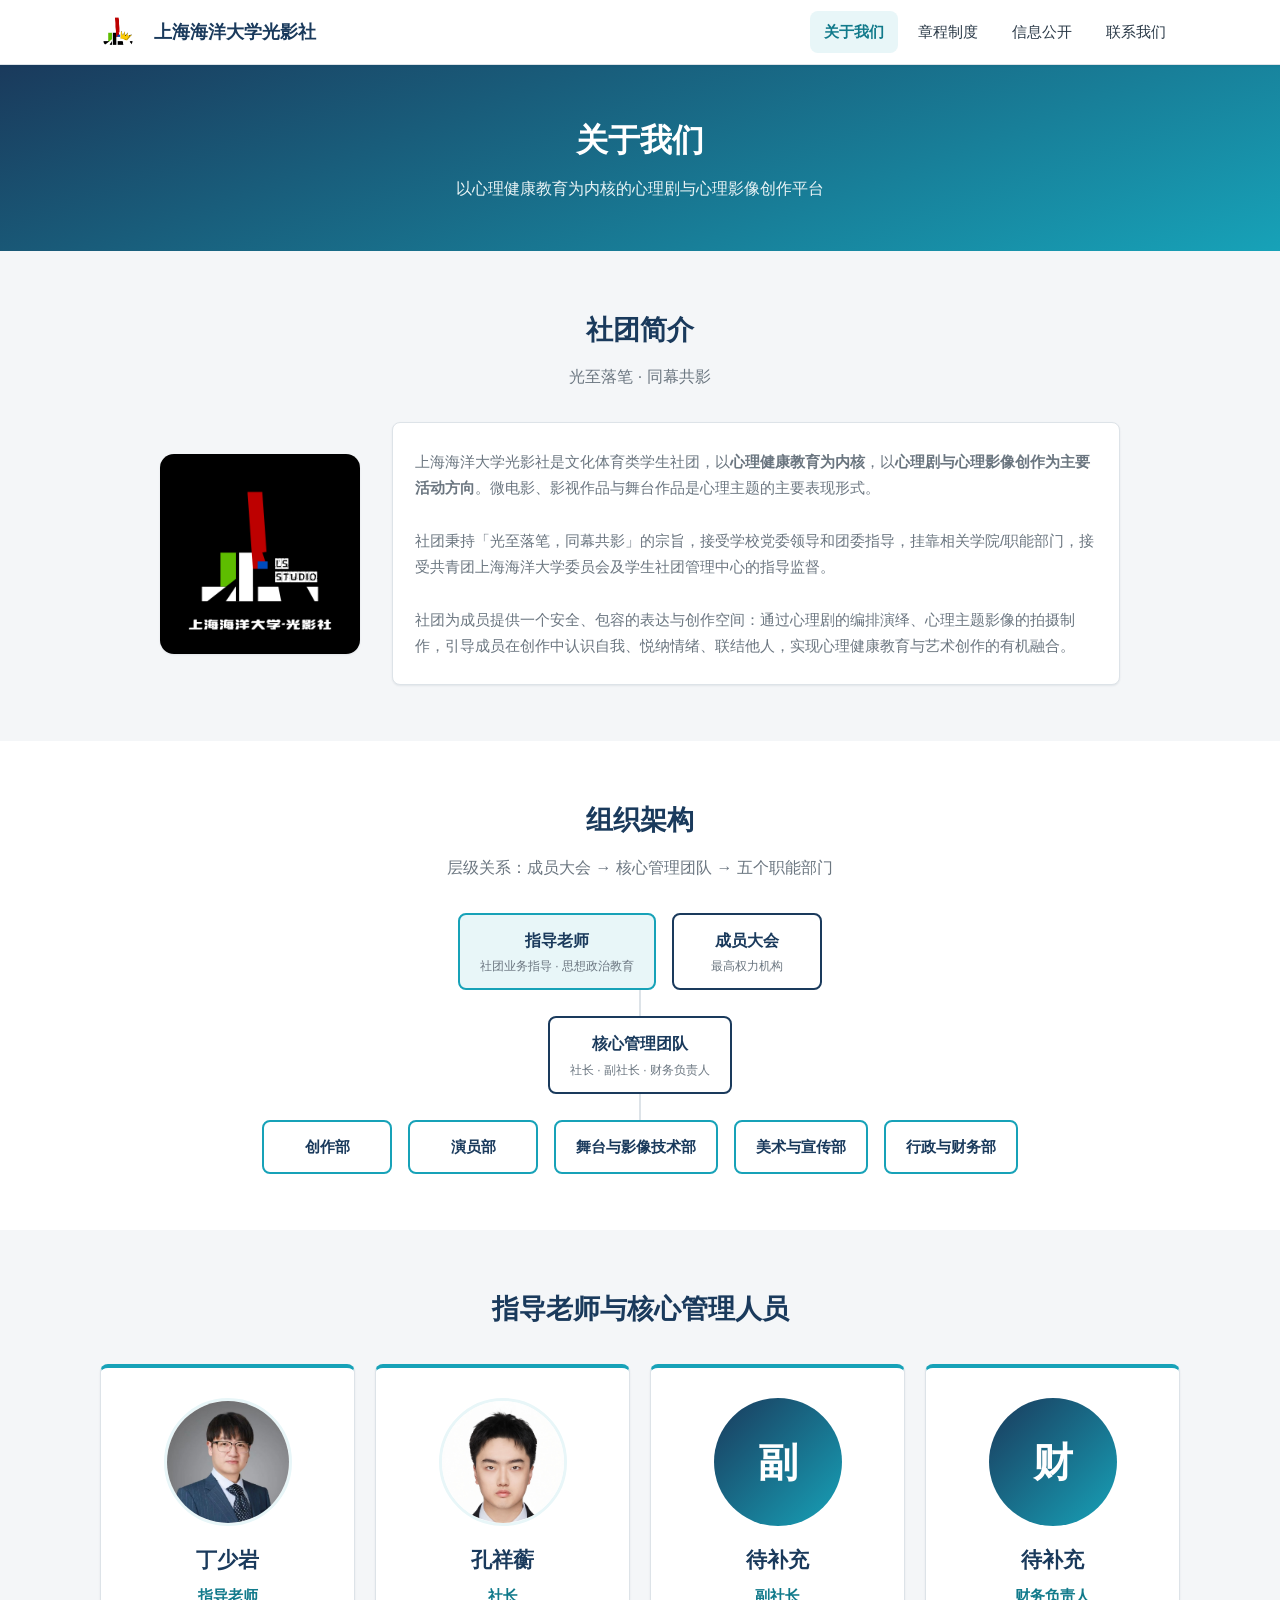
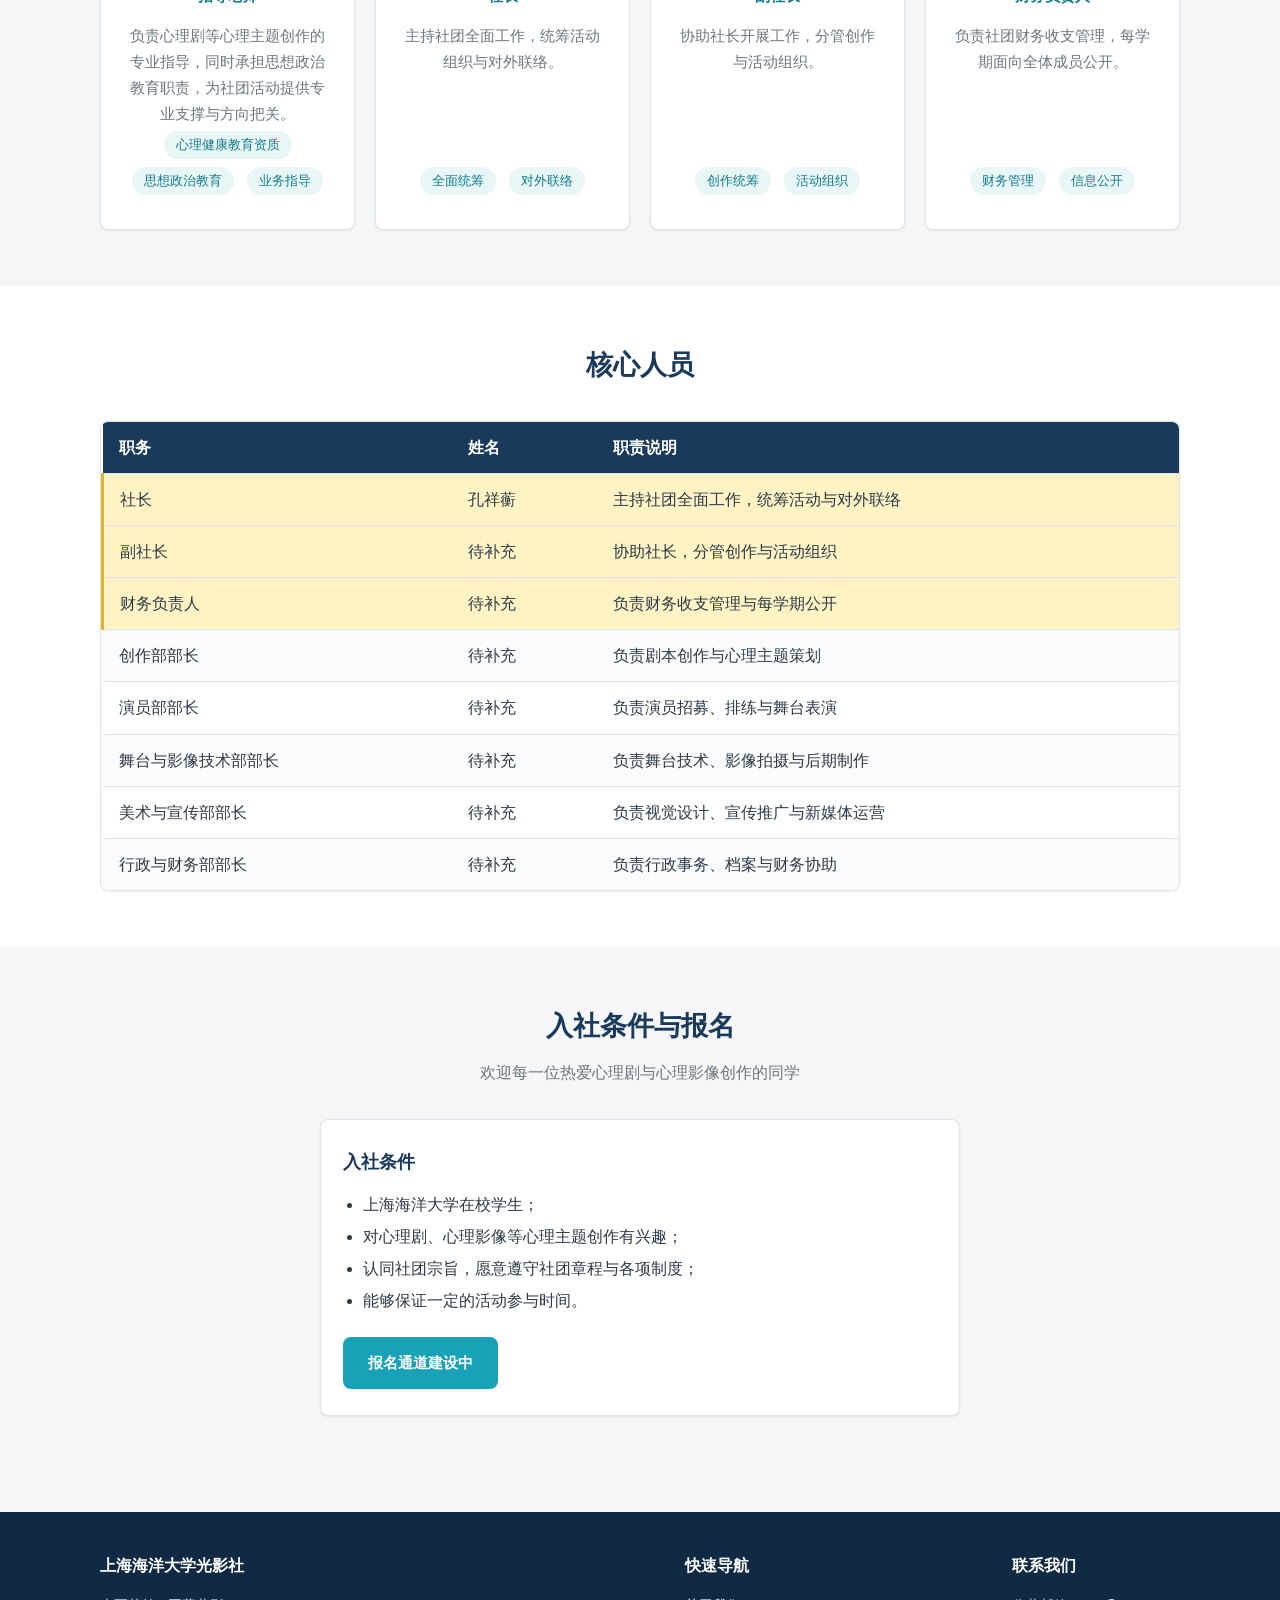
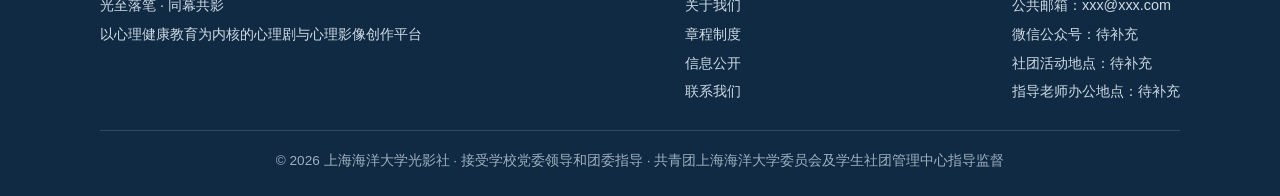
<file: about.html>
<!DOCTYPE html>
<html lang="zh-CN">
<head>
  <meta charset="UTF-8">
  <meta name="viewport" content="width=device-width, initial-scale=1.0">
  <title>光影社 · 关于我们</title>
  <meta name="description" content="上海海洋大学光影社简介、组织架构、指导老师与核心人员介绍。">
  <!-- 网站图标 -->
  <link rel="icon" type="image/png" href="assets/images/icon.png">
  <!-- 全站统一样式 -->
  <link rel="stylesheet" href="style.css">
</head>
<body>

  <!-- ==================== 顶部导航栏（全站一致） ==================== -->
  <header class="site-header">
    <nav class="nav container">
      <!-- Logo：点击回到首页 -->
      <a href="index.html" class="brand">
        <img src="assets/images/favicon.png" alt="光影社Logo" class="brand-logo-img">
        <span>上海海洋大学光影社</span>
      </a>

      <!-- 汉堡菜单按钮（移动端显示） -->
      <button class="nav-toggle" aria-label="菜单" aria-expanded="false">
        <span class="bar"></span>
        <span class="bar"></span>
        <span class="bar"></span>
      </button>

      <!-- 导航链接 -->
      <ul class="nav-links">
        <li><a href="about.html">关于我们</a></li>
        <li><a href="governance.html">章程制度</a></li>
        <li><a href="transparency.html">信息公开</a></li>
        <li><a href="contact.html">联系我们</a></li>
      </ul>
    </nav>
  </header>

  <main>
    <!-- ==================== 子页顶部横幅 ==================== -->
    <section class="page-banner">
      <h1>关于我们</h1>
      <p>以心理健康教育为内核的心理剧与心理影像创作平台</p>
    </section>

    <!-- ==================== 一、社团简介 ==================== -->
    <section class="section">
      <div class="container">
        <h2 class="section-title">社团简介</h2>
        <p class="section-subtitle">光至落笔 · 同幕共影</p>

        <!-- Logo 在左、介绍文字在右（窄屏自动改为 Logo 在上） -->
        <div class="intro-layout">

          <div class="intro-logo">
            <img src="assets/images/logo.png" alt="上海海洋大学光影社 Logo">
          </div>

          <div class="card">
            <p>上海海洋大学光影社是文化体育类学生社团，以<strong>心理健康教育为内核</strong>，以<strong>心理剧与心理影像创作为主要活动方向</strong>。微电影、影视作品与舞台作品是心理主题的主要表现形式。</p>
            <br>
            <!-- TODO: 挂靠单位待更改 -->
            <p>社团秉持「光至落笔，同幕共影」的宗旨，接受学校党委领导和团委指导，挂靠相关学院/职能部门，接受共青团上海海洋大学委员会及学生社团管理中心的指导监督。</p>
            <br>
            <p>社团为成员提供一个安全、包容的表达与创作空间：通过心理剧的编排演绎、心理主题影像的拍摄制作，引导成员在创作中认识自我、悦纳情绪、联结他人，实现心理健康教育与艺术创作的有机融合。</p>
          </div>

        </div>
      </div>
    </section>

    <!-- ==================== 二、组织架构图（纯 CSS/HTML 结构） ==================== -->
    <section class="section section--alt">
      <div class="container">
        <h2 class="section-title">组织架构</h2>
        <p class="section-subtitle">层级关系：成员大会 → 核心管理团队 → 五个职能部门</p>

        <!-- 组织架构图：采用语义化 div 结构 + CSS 绘制连接线，无图片依赖 -->
        <figure class="org-chart">

          <!-- 第一层：指导老师（旁注） + 成员大会（最高权力机构） -->
          <div class="org-level">
            <div class="org-node org-node--teacher">
              指导老师
              <span class="org-tag">社团业务指导 · 思想政治教育</span>
            </div>
            <div class="org-node">
              成员大会
              <span class="org-tag">最高权力机构</span>
            </div>
          </div>

          <!-- 连接线 -->
          <div class="org-connector" aria-hidden="true"></div>

          <!-- 第二层：核心管理团队 -->
          <div class="org-level">
            <div class="org-node">
              核心管理团队
              <span class="org-tag">社长 · 副社长 · 财务负责人</span>
            </div>
          </div>

          <!-- 连接线 -->
          <div class="org-connector" aria-hidden="true"></div>

          <!-- 第三层：五个职能部门 -->
          <div class="org-level">
            <div class="org-node org-node--dept">创作部</div>
            <div class="org-node org-node--dept">演员部</div>
            <div class="org-node org-node--dept">舞台与影像技术部</div>
            <div class="org-node org-node--dept">美术与宣传部</div>
            <div class="org-node org-node--dept">行政与财务部</div>
          </div>

        </figure>
      </div>
    </section>

    <!-- ==================== 三、指导老师与核心管理人员（并排） ==================== -->
    <section class="section">
      <div class="container">
        <h2 class="section-title">指导老师与核心管理人员</h2>
        <p class="section-subtitle"></p>

        <!-- 四张卡片沿用指导老师栏目版式，并排展示 -->
        <div class="people-grid">

          <!-- 业务指导老师 -->
          <article class="teacher-card">
            <img src="assets/images/teacher.jpg" alt="指导老师 丁少岩" class="teacher-photo">
            <h3>丁少岩</h3>
            <p class="teacher-role">指导老师</p>
            <p>负责心理剧等心理主题创作的专业指导，同时承担思想政治教育职责，为社团活动提供专业支撑与方向把关。</p>
            <div>
              <span class="teacher-badge">心理健康教育资质</span>
              <span class="teacher-badge">思想政治教育</span>
              <span class="teacher-badge">业务指导</span>
            </div>
          </article>

          <!-- 社长（头像占位，姓名待补充） -->
          <article class="teacher-card">
            <!-- TODO: 补充社长真实照片，替换为 <img src="assets/images/member-xx.jpg" alt="社长" class="teacher-photo"> -->
            <!-- TODO: 若暂无相关人员，替换为 <div class="teacher-avatar" aria-hidden="true">社</div> -->
            <img src="assets/images/member-01.jpg" alt="社长 孔祥蘅" class="teacher-photo">
            <!-- TODO: 补充社长真实姓名（姓名登记建议使用拼音） -->
            <h3>孔祥蘅</h3>
            <p class="teacher-role">社长</p>
            <p>主持社团全面工作，统筹活动组织与对外联络。</p>
            <div>
              <span class="teacher-badge">全面统筹</span>
              <span class="teacher-badge">对外联络</span>
            </div>
          </article>

          <!-- 副社长（头像占位，姓名待补充） -->
          <article class="teacher-card">
            <!-- TODO: 补充副社长真实照片，替换为 <img src="assets/images/member-xx.jpg" alt="副社长" class="teacher-photo"> -->
            <!-- TODO: 若暂无相关人员，替换为 <div class="teacher-avatar" aria-hidden="true">副</div> -->
            <div class="teacher-avatar" aria-hidden="true">副</div>
            <!-- TODO: 补充副社长真实姓名（姓名登记建议使用拼音） -->
            <h3>待补充</h3>
            <p class="teacher-role">副社长</p>
            <p>协助社长开展工作，分管创作与活动组织。</p>
            <div>
              <span class="teacher-badge">创作统筹</span>
              <span class="teacher-badge">活动组织</span>
            </div>
          </article>

          <!-- 财务负责人（头像占位，姓名待补充） -->
          <article class="teacher-card">
            <!-- TODO: 补充财务负责人真实照片，替换为 <img src="assets/images/member-xx.jpg" alt="财务负责人" class="teacher-photo"> -->
            <!-- TODO: 若暂无相关人员，替换为 <div class="teacher-avatar" aria-hidden="true">财</div> -->
            <div class="teacher-avatar" aria-hidden="true">财</div>
            <!-- TODO: 补充财务负责人真实姓名（姓名登记建议使用拼音） -->
            <h3>待补充</h3>
            <p class="teacher-role">财务负责人</p>
            <p>负责社团财务收支管理，每学期面向全体成员公开。</p>
            <div>
              <span class="teacher-badge">财务管理</span>
              <span class="teacher-badge">信息公开</span>
            </div>
          </article>

        </div>
      </div>
    </section>

    <!-- ==================== 四、核心人员（表格） ==================== -->
    <section class="section section--alt" id="core-members">
      <div class="container">
        <h2 class="section-title">核心人员</h2>
        <p class="section-subtitle"></p>

        <div class="table-wrap">
          <table>
            <thead>
              <tr>
                <th>职务</th>
                <th>姓名</th>
                <th>职责说明</th>
              </tr>
            </thead>
            <tbody>
              <!-- TODO: 姓名登记请使用拼音（如 Wang Yangming），避免生僻字无法显示 -->
              <!-- 核心管理团队（社长 / 副社长 / 财务负责人）整行标黄高亮 -->
              <tr class="row-highlight">
                <td>社长</td>
                <td>孔祥蘅</td>
                <td>主持社团全面工作，统筹活动与对外联络</td>
              </tr>
              <tr class="row-highlight">
                <td>副社长</td>
                <td>待补充</td>
                <td>协助社长，分管创作与活动组织</td>
              </tr>
              <tr class="row-highlight">
                <td>财务负责人</td>
                <td>待补充</td>
                <td>负责财务收支管理与每学期公开</td>
              </tr>
              <tr>
                <td>创作部部长</td>
                <td>待补充</td>
                <td>负责剧本创作与心理主题策划</td>
              </tr>
              <tr>
                <td>演员部部长</td>
                <td>待补充</td>
                <td>负责演员招募、排练与舞台表演</td>
              </tr>
              <tr>
                <td>舞台与影像技术部部长</td>
                <td>待补充</td>
                <td>负责舞台技术、影像拍摄与后期制作</td>
              </tr>
              <tr>
                <td>美术与宣传部部长</td>
                <td>待补充</td>
                <td>负责视觉设计、宣传推广与新媒体运营</td>
              </tr>
              <tr>
                <td>行政与财务部部长</td>
                <td>待补充</td>
                <td>负责行政事务、档案与财务协助</td>
              </tr>
            </tbody>
          </table>
        </div>
      </div>
    </section>

    <!-- ==================== 五、入社条件与报名 ==================== -->
    <!-- 锚点 join-us：首页 Hero「加入我们」按钮的跳转目标 -->
    <section class="section" id="join-us">
      <div class="container">
        <h2 class="section-title">入社条件与报名</h2>
        <p class="section-subtitle">欢迎每一位热爱心理剧与心理影像创作的同学</p>

        <div class="card" style="max-width: 640px; margin: 0 auto;">
          <h3>入社条件</h3>
          <ul style="margin: 12px 0 20px; padding-left: 20px; list-style: disc; color: var(--color-text); line-height: 2;">
            <li>上海海洋大学在校学生；</li>
            <li>对心理剧、心理影像等心理主题创作有兴趣；</li>
            <li>认同社团宗旨，愿意遵守社团章程与各项制度；</li>
            <li>能够保证一定的活动参与时间。</li>
          </ul>

          <!-- 报名链接占位：后续接入真实表单 -->
          <!-- TODO: #替换为真实报名链接（如问卷星 / 金数据 / 腾讯问卷等表单地址） -->
          <a href="#" class="btn btn--primary" aria-disabled="true">报名通道建设中</a>
        </div>
      </div>
    </section>
  </main>

  <!-- ==================== 页脚（全站一致） ==================== -->
  <footer class="site-footer">
    <div class="container">
      <div class="footer-grid">
        <!-- 社团信息 -->
        <div class="footer-col">
          <h4>上海海洋大学光影社</h4>
          <p>光至落笔 · 同幕共影</p>
          <p>以心理健康教育为内核的心理剧与心理影像创作平台</p>
        </div>

        <!-- 快速导航 -->
        <div class="footer-col">
          <h4>快速导航</h4>
          <ul>
            <li><a href="about.html">关于我们</a></li>
            <li><a href="governance.html">章程制度</a></li>
            <li><a href="transparency.html">信息公开</a></li>
            <li><a href="contact.html">联系我们</a></li>
          </ul>
        </div>

        <!-- 联系方式（占位） -->
        <div class="footer-col">
          <h4>联系我们</h4>
          <!-- TODO: 替换为真实公共邮箱 -->
          <p>公共邮箱：xxx@xxx.com</p>
          <p>微信公众号：待补充</p>
          <!-- TODO: 替换为真实地点 -->
          <p>社团活动地点：待补充</p>
          <p>指导老师办公地点：待补充</p>
        </div>
      </div>

      <div class="footer-bottom">
        <p>© <span id="footer-year">2026</span> 上海海洋大学光影社 · 接受学校党委领导和团委指导 · 共青团上海海洋大学委员会及学生社团管理中心指导监督</p>
      </div>
    </div>
  </footer>

  <!-- 全站交互脚本 -->
  <script src="main.js"></script>
</body>
</html>
</file>
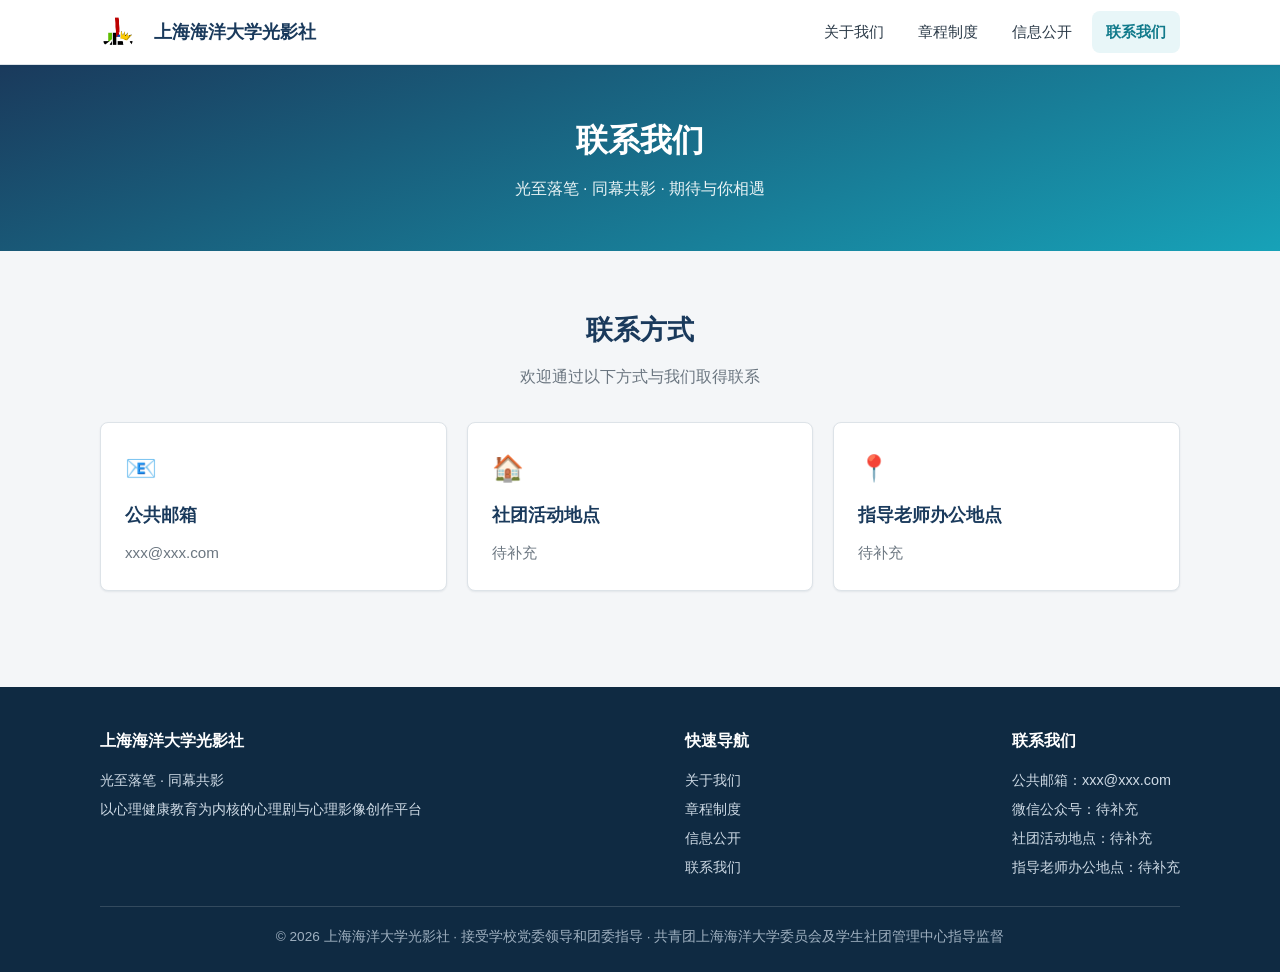
<file: contact.html>
<!DOCTYPE html>
<html lang="zh-CN">
<head>
  <meta charset="UTF-8">
  <meta name="viewport" content="width=device-width, initial-scale=1.0">
  <title>光影社 · 联系我们</title>
  <meta name="description" content="上海海洋大学光影社公共邮箱、社团活动地点与指导老师办公地点。">
  <!-- 网站图标 -->
  <link rel="icon" type="image/png" href="assets/images/icon.png">
  <!-- 全站统一样式 -->
  <link rel="stylesheet" href="style.css">
</head>
<body>

  <!-- ==================== 顶部导航栏（全站一致） ==================== -->
  <header class="site-header">
    <nav class="nav container">
      <!-- Logo：点击回到首页 -->
      <a href="index.html" class="brand">
        <img src="assets/images/favicon.png" alt="光影社Logo" class="brand-logo-img">
        <span>上海海洋大学光影社</span>
      </a>

      <!-- 汉堡菜单按钮（移动端显示） -->
      <button class="nav-toggle" aria-label="菜单" aria-expanded="false">
        <span class="bar"></span>
        <span class="bar"></span>
        <span class="bar"></span>
      </button>

      <!-- 导航链接 -->
      <ul class="nav-links">
        <li><a href="about.html">关于我们</a></li>
        <li><a href="governance.html">章程制度</a></li>
        <li><a href="transparency.html">信息公开</a></li>
        <li><a href="contact.html">联系我们</a></li>
      </ul>
    </nav>
  </header>

  <main>
    <!-- ==================== 子页顶部横幅 ==================== -->
    <section class="page-banner">
      <h1>联系我们</h1>
      <p>光至落笔 · 同幕共影 · 期待与你相遇</p>
    </section>

    <!-- ==================== 一、联系方式 ==================== -->
    <section class="section">
      <div class="container">
        <h2 class="section-title">联系方式</h2>
        <p class="section-subtitle">欢迎通过以下方式与我们取得联系</p>

        <div class="info-grid">
          <!-- 公共邮箱（占位） -->
          <div class="info-card">
            <div class="info-icon">📧</div>
            <h3>公共邮箱</h3>
            <!-- TODO: 替换为真实公共邮箱 -->
            <p>xxx@xxx.com</p>
          </div>

          <!-- 社团活动地点（占位） -->
          <div class="info-card">
            <div class="info-icon">🏠</div>
            <h3>社团活动地点</h3>
            <!-- TODO: 替换为社团真实活动与排练场地 -->
            <p>待补充</p>
          </div>

          <!-- 指导老师办公地点（占位） -->
          <div class="info-card">
            <div class="info-icon">📍</div>
            <h3>指导老师办公地点</h3>
            <!-- TODO: 替换为指导老师真实办公地点 -->
            <p>待补充</p>
          </div>
        </div>
      </div>
    </section>
  </main>

  <!-- ==================== 页脚（全站一致） ==================== -->
  <footer class="site-footer">
    <div class="container">
      <div class="footer-grid">
        <!-- 社团信息 -->
        <div class="footer-col">
          <h4>上海海洋大学光影社</h4>
          <p>光至落笔 · 同幕共影</p>
          <p>以心理健康教育为内核的心理剧与心理影像创作平台</p>
        </div>

        <!-- 快速导航 -->
        <div class="footer-col">
          <h4>快速导航</h4>
          <ul>
            <li><a href="about.html">关于我们</a></li>
            <li><a href="governance.html">章程制度</a></li>
            <li><a href="transparency.html">信息公开</a></li>
            <li><a href="contact.html">联系我们</a></li>
          </ul>
        </div>

        <!-- 联系方式（占位） -->
        <div class="footer-col">
          <h4>联系我们</h4>
          <!-- TODO: 替换为真实公共邮箱 -->
          <p>公共邮箱：xxx@xxx.com</p>
          <p>微信公众号：待补充</p>
          <!-- TODO: 替换为真实地点 -->
          <p>社团活动地点：待补充</p>
          <p>指导老师办公地点：待补充</p>
        </div>
      </div>

      <div class="footer-bottom">
        <p>© <span id="footer-year">2026</span> 上海海洋大学光影社 · 接受学校党委领导和团委指导 · 共青团上海海洋大学委员会及学生社团管理中心指导监督</p>
      </div>
    </div>
  </footer>

  <!-- 全站交互脚本 -->
  <script src="main.js"></script>
</body>
</html>
</file>
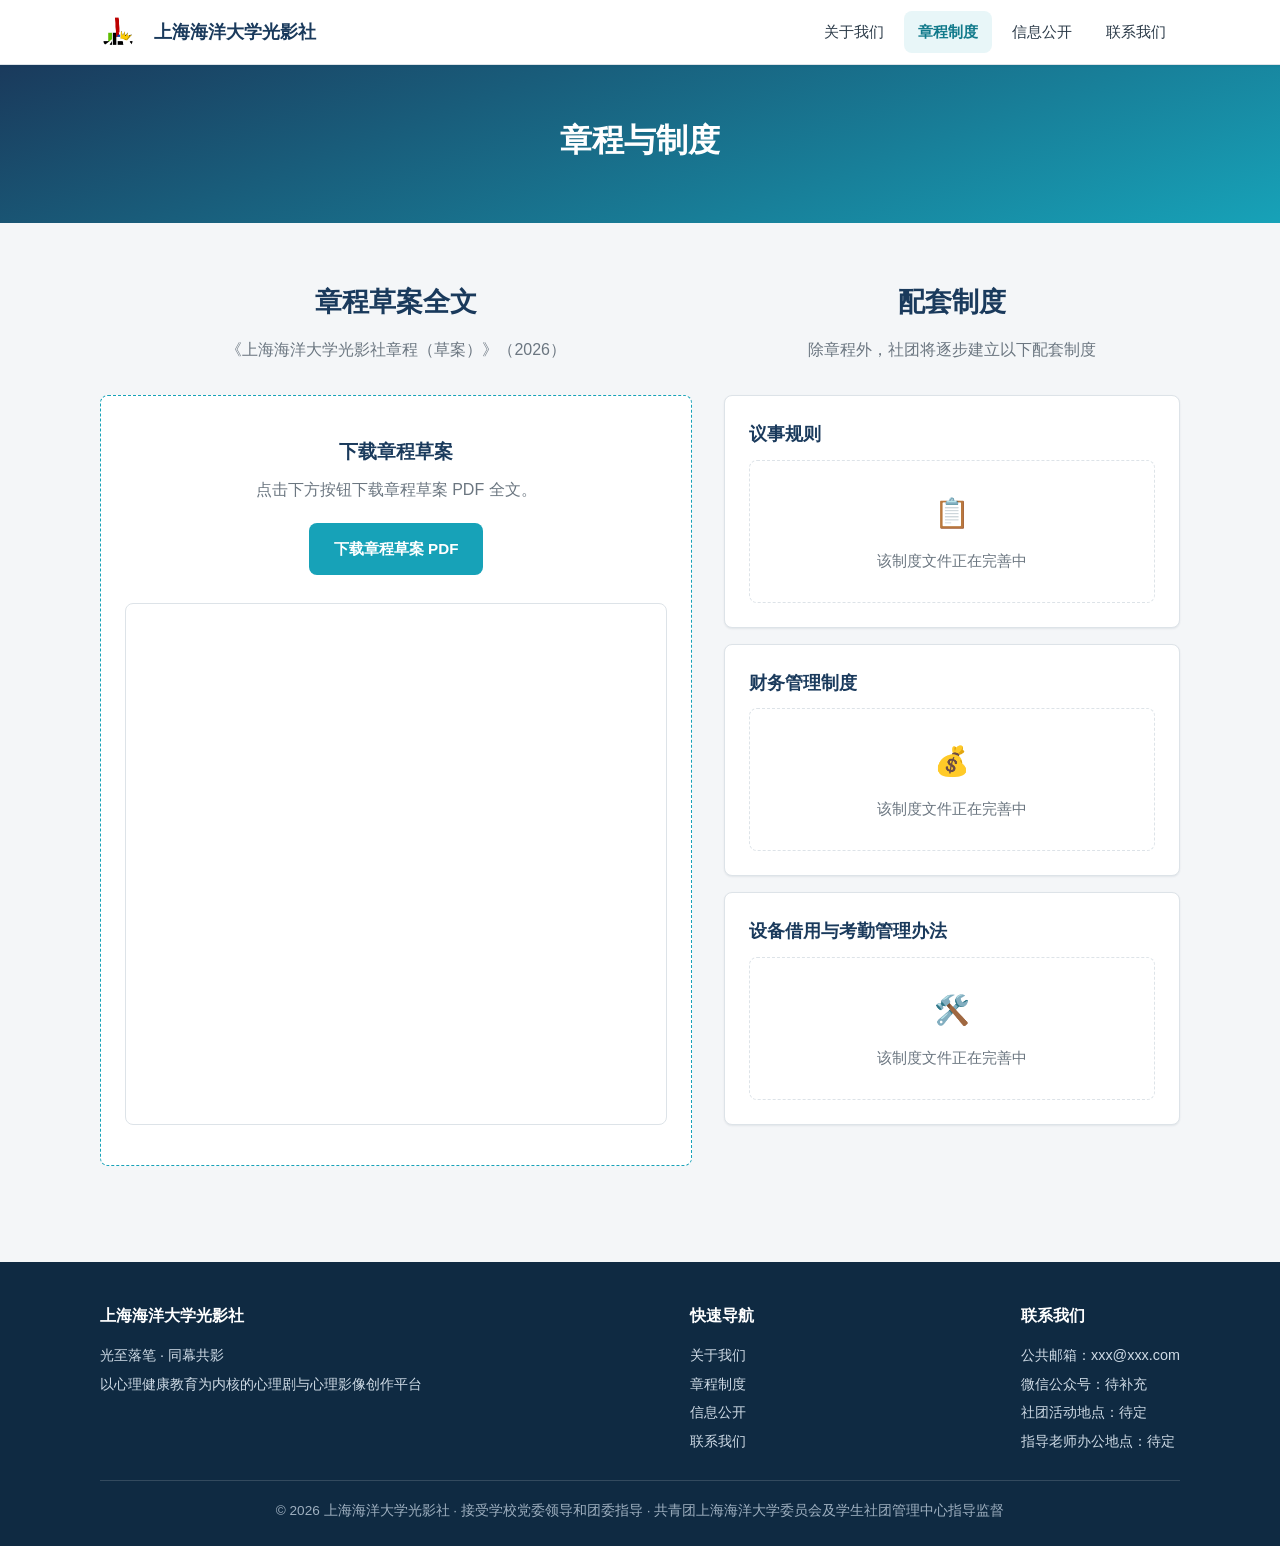
<file: governance.html>
<!DOCTYPE html>
<html lang="zh-CN">
<head>
  <meta charset="UTF-8">
  <meta name="viewport" content="width=device-width, initial-scale=1.0">
  <title>光影社 · 章程制度</title>
  <meta name="description" content="上海海洋大学光影社章程草案全文下载与在线预览，及配套制度介绍。">
  <!-- 网站图标 -->
  <link rel="icon" type="image/png" href="assets/images/icon.png">
  <!-- 全站统一样式 -->
  <link rel="stylesheet" href="style.css">
</head>
<body>

  <!-- ==================== 顶部导航栏（全站一致） ==================== -->
  <header class="site-header">
    <nav class="nav container">
      <!-- Logo：点击回到首页 -->
      <a href="index.html" class="brand">
        <img src="assets/images/favicon.png" alt="光影社Logo" class="brand-logo-img">
        <span>上海海洋大学光影社</span>
      </a>

      <!-- 汉堡菜单按钮（移动端显示） -->
      <button class="nav-toggle" aria-label="菜单" aria-expanded="false">
        <span class="bar"></span>
        <span class="bar"></span>
        <span class="bar"></span>
      </button>

      <!-- 导航链接 -->
      <ul class="nav-links">
        <li><a href="about.html">关于我们</a></li>
        <li><a href="governance.html">章程制度</a></li>
        <li><a href="transparency.html">信息公开</a></li>
        <li><a href="contact.html">联系我们</a></li>
      </ul>
    </nav>
  </header>

  <main>
    <!-- ==================== 子页顶部横幅 ==================== -->
    <section class="page-banner">
      <h1>章程与制度</h1>
    </section>

    <!-- ==================== 章程草案（左）与配套制度（右）左右分区 ==================== -->
    <section class="section">
      <div class="container">
        <div class="doc-layout">

          <!-- 左分区：章程草案全文 -->
          <div class="doc-layout__main">
            <h2 class="section-title">章程草案全文</h2>
            <p class="section-subtitle">《上海海洋大学光影社章程（草案）》（2026）</p>

            <div class="doc-card">
              <h3>下载章程草案</h3>
              <p>点击下方按钮下载章程草案 PDF 全文。</p>
              <!-- 下载按钮 -->
              <!-- TODO: 如后续将文件名统一为 charter-draft.pdf，请同步修改 href -->
              <a href="assets/docs/charter.pdf" download class="btn btn--primary">下载章程草案 PDF</a>

              <!-- 可选：在线预览（浏览器不支持时可能直接下载） -->
              <div class="doc-preview">
                <!-- TODO: 如需替换预览文档，修改 src 指向对应 PDF -->
                <iframe src="assets/docs/charter.pdf" title="章程草案在线预览"></iframe>
              </div>
            </div>
          </div>

          <!-- 右分区：配套制度，自上而下依次排列 -->
          <aside class="doc-layout__side">
            <h2 class="section-title">配套制度</h2>
            <p class="section-subtitle">除章程外，社团将逐步建立以下配套制度</p>

            <div class="info-stack">

              <!-- 配套制度一：议事规则（暂无文件） -->
              <div class="info-card">
                <h3>议事规则</h3>
                <!-- TODO: 后续补充《议事规则》下载链接 -->
                <div class="placeholder-box">
                  <div class="placeholder-icon">📋</div>
                  <p>该制度文件正在完善中</p>
                </div>
              </div>

              <!-- 配套制度二：财务管理制度（暂无文件） -->
              <div class="info-card">
                <h3>财务管理制度</h3>
                <!-- TODO: 后续补充《财务管理制度》下载链接 -->
                <div class="placeholder-box">
                  <div class="placeholder-icon">💰</div>
                  <p>该制度文件正在完善中</p>
                </div>
              </div>

              <!-- 配套制度三：设备借用与考勤管理办法（暂无文件） -->
              <div class="info-card">
                <h3>设备借用与考勤管理办法</h3>
                <!-- TODO: 后续补充《设备借用与考勤管理办法》下载链接 -->
                <div class="placeholder-box">
                  <div class="placeholder-icon">🛠️</div>
                  <p>该制度文件正在完善中</p>
                </div>
              </div>

            </div>
          </aside>

        </div>
      </div>
    </section>
  </main>

  <!-- ==================== 页脚（全站一致） ==================== -->
  <footer class="site-footer">
    <div class="container">
      <div class="footer-grid">
        <!-- 社团信息 -->
        <div class="footer-col">
          <h4>上海海洋大学光影社</h4>
          <p>光至落笔 · 同幕共影</p>
          <p>以心理健康教育为内核的心理剧与心理影像创作平台</p>
        </div>

        <!-- 快速导航 -->
        <div class="footer-col">
          <h4>快速导航</h4>
          <ul>
            <li><a href="about.html">关于我们</a></li>
            <li><a href="governance.html">章程制度</a></li>
            <li><a href="transparency.html">信息公开</a></li>
            <li><a href="contact.html">联系我们</a></li>
          </ul>
        </div>

        <!-- 联系方式（占位） -->
        <div class="footer-col">
          <h4>联系我们</h4>
          <!-- TODO: 替换为真实公共邮箱 -->
          <p>公共邮箱：xxx@xxx.com</p>
          <p>微信公众号：待补充</p>
          <!-- TODO: 替换为真实地点 -->
          <p>社团活动地点：待定</p>
          <p>指导老师办公地点：待定</p>
        </div>
      </div>

      <div class="footer-bottom">
        <p>© <span id="footer-year">2026</span> 上海海洋大学光影社 · 接受学校党委领导和团委指导 · 共青团上海海洋大学委员会及学生社团管理中心指导监督</p>
      </div>
    </div>
  </footer>

  <!-- 全站交互脚本 -->
  <script src="main.js"></script>
</body>
</html>
</file>
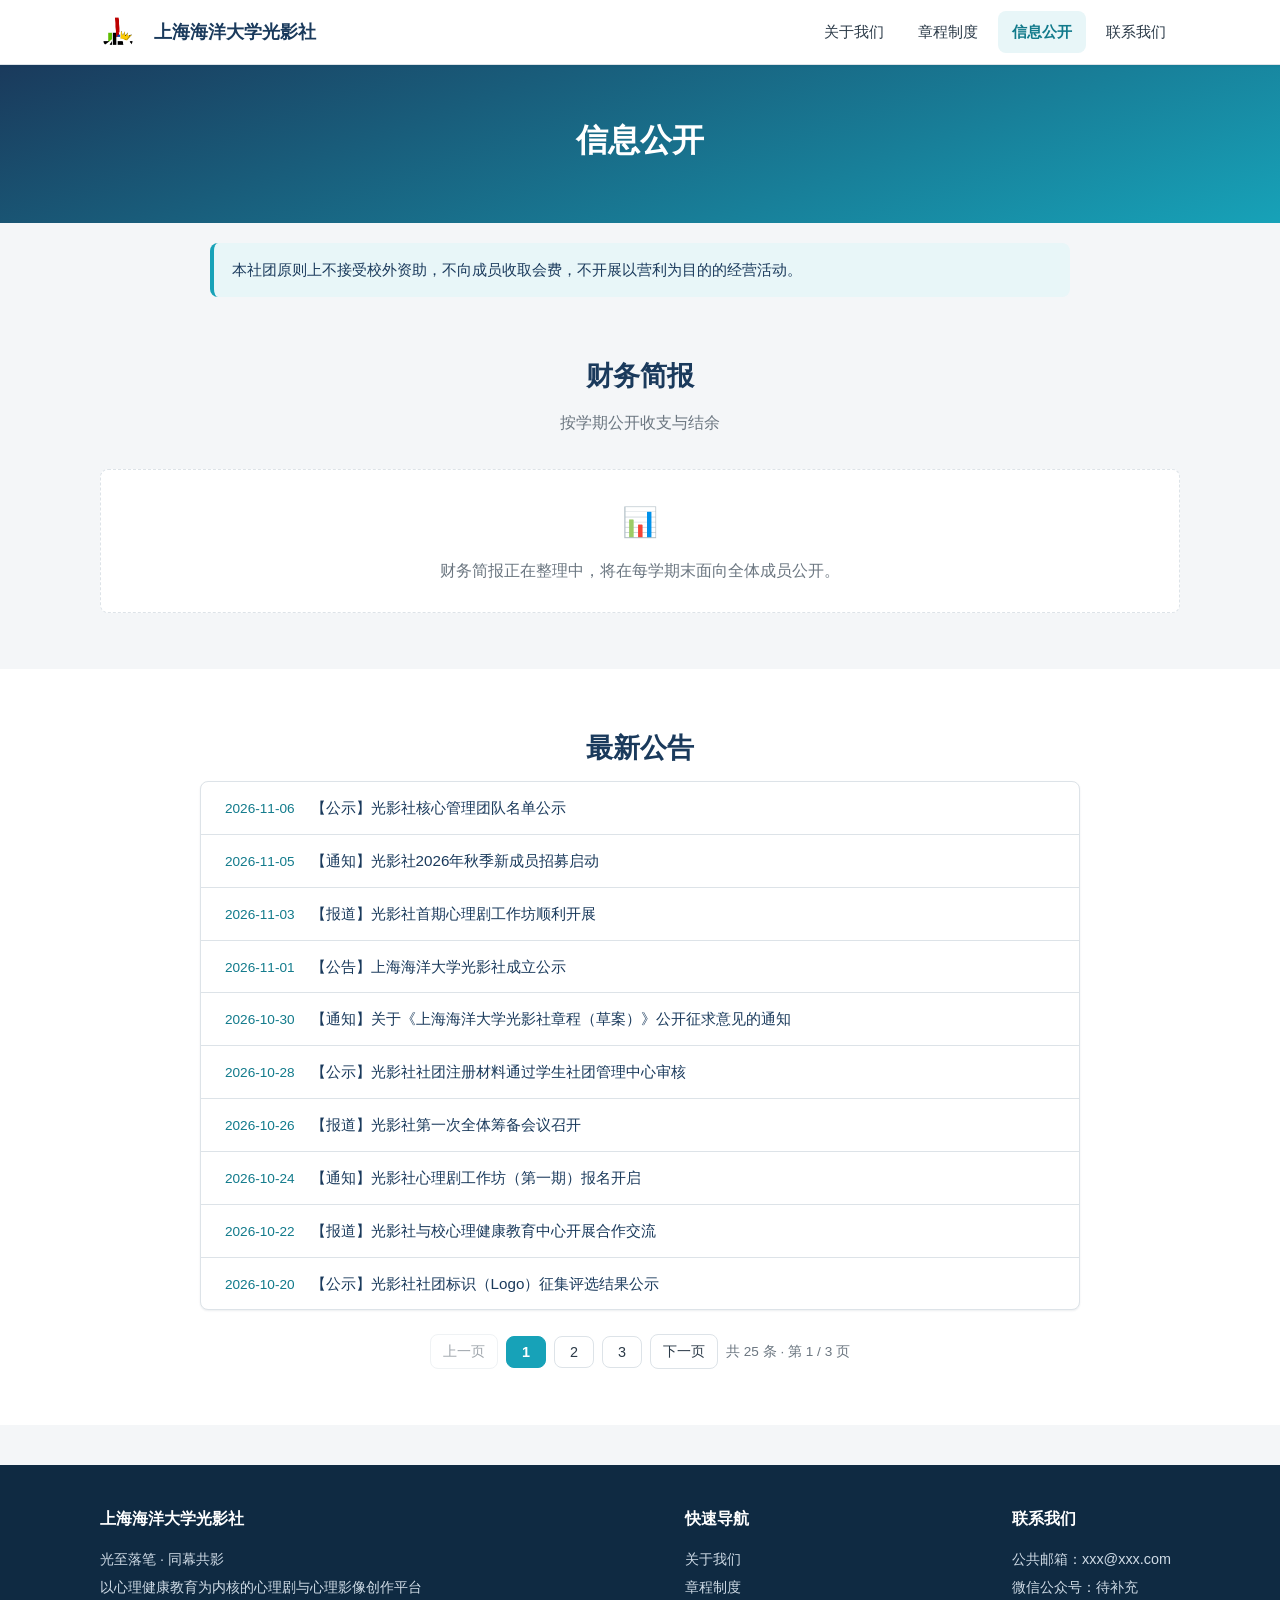
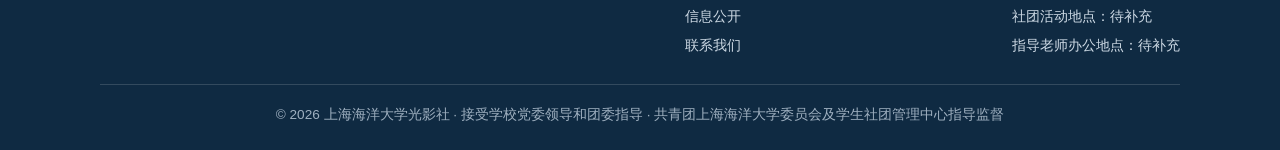
<file: transparency.html>
<!DOCTYPE html>
<html lang="zh-CN">
<head>
  <meta charset="UTF-8">
  <meta name="viewport" content="width=device-width, initial-scale=1.0">
  <title>光影社 · 信息公开</title>
  <meta name="description" content="上海海洋大学光影社财务简报与最新公告公开。">
  <!-- 网站图标 -->
  <link rel="icon" type="image/png" href="assets/images/icon.png">
  <!-- 全站统一样式 -->
  <link rel="stylesheet" href="style.css">
</head>
<body>

  <!-- ==================== 顶部导航栏（全站一致） ==================== -->
  <header class="site-header">
    <nav class="nav container">
      <!-- Logo：点击回到首页 -->
      <a href="index.html" class="brand">
        <img src="assets/images/favicon.png" alt="光影社Logo" class="brand-logo-img">
        <span>上海海洋大学光影社</span>
      </a>

      <!-- 汉堡菜单按钮（移动端显示） -->
      <button class="nav-toggle" aria-label="菜单" aria-expanded="false">
        <span class="bar"></span>
        <span class="bar"></span>
        <span class="bar"></span>
      </button>

      <!-- 导航链接 -->
      <ul class="nav-links">
        <li><a href="about.html">关于我们</a></li>
        <li><a href="governance.html">章程制度</a></li>
        <li><a href="transparency.html">信息公开</a></li>
        <li><a href="contact.html">联系我们</a></li>
      </ul>
    </nav>
  </header>

  <main>
    <!-- ==================== 子页顶部横幅 ==================== -->
    <section class="page-banner">
      <h1>信息公开</h1>
    </section>

    <!-- 说明条：经费原则 -->
    <div class="container">
      <p class="note">本社团原则上不接受校外资助，不向成员收取会费，不开展以营利为目的的经营活动。</p>
    </div>

    <!-- ==================== 一、财务简报 ==================== -->
    <section class="section">
      <div class="container">
        <h2 class="section-title">财务简报</h2>
        <p class="section-subtitle">按学期公开收支与结余</p>

        <!-- 财务简报：目前无文件，整块内容用注释留空，先显示占位提示 -->
        <!-- TODO: 财务简报数据待补充，启用下方预留的表格结构并填入真实收支数据。
        <div class="table-wrap">
          <table>
            <thead>
              <tr>
                <th>学期</th>
                <th>收入（元）</th>
                <th>支出（元）</th>
                <th>结余（元）</th>
              </tr>
            </thead>
            <tbody>
              <tr>
                <td>2026-2027 学年第一学期</td>
                <td>待补充</td>
                <td>待补充</td>
                <td>待补充</td>
              </tr>
            </tbody>
          </table>
        </div>
        -->

        <div class="placeholder-box">
          <div class="placeholder-icon">📊</div>
          <p>财务简报正在整理中，将在每学期末面向全体成员公开。</p>
        </div>
      </div>
    </section>

    <!-- ==================== 二、最新公告（分页新闻推送） ==================== -->
    <!-- TODO: 下列为示例新闻推送条目，请按「日期 + 标题 + 详情链接」替换为真实推送；
         标题链接当前指向占位地址 #，接入详情页或公众号推文后替换 href 即可。 -->
    <section class="section section--alt" id="news">
      <div class="container">
        <h2 class="section-title">最新公告</h2>

        <div class="news-list" id="news-list">

          <article class="news-item" id="news-1">
            <span class="news-date">2026-11-06</span>
            <a href="#" class="news-link">【公示】光影社核心管理团队名单公示</a>
          </article>

          <article class="news-item" id="news-2">
            <span class="news-date">2026-11-05</span>
            <a href="#" class="news-link">【通知】光影社2026年秋季新成员招募启动</a>
          </article>

          <article class="news-item" id="news-3">
            <span class="news-date">2026-11-03</span>
            <a href="#" class="news-link">【报道】光影社首期心理剧工作坊顺利开展</a>
          </article>

          <article class="news-item" id="news-4">
            <span class="news-date">2026-11-01</span>
            <a href="#" class="news-link">【公告】上海海洋大学光影社成立公示</a>
          </article>

          <article class="news-item" id="news-5">
            <span class="news-date">2026-10-30</span>
            <a href="#" class="news-link">【通知】关于《上海海洋大学光影社章程（草案）》公开征求意见的通知</a>
          </article>

          <article class="news-item" id="news-6">
            <span class="news-date">2026-10-28</span>
            <a href="#" class="news-link">【公示】光影社社团注册材料通过学生社团管理中心审核</a>
          </article>

          <article class="news-item" id="news-7">
            <span class="news-date">2026-10-26</span>
            <a href="#" class="news-link">【报道】光影社第一次全体筹备会议召开</a>
          </article>

          <article class="news-item" id="news-8">
            <span class="news-date">2026-10-24</span>
            <a href="#" class="news-link">【通知】光影社心理剧工作坊（第一期）报名开启</a>
          </article>

          <article class="news-item" id="news-9">
            <span class="news-date">2026-10-22</span>
            <a href="#" class="news-link">【报道】光影社与校心理健康教育中心开展合作交流</a>
          </article>

          <article class="news-item" id="news-10">
            <span class="news-date">2026-10-20</span>
            <a href="#" class="news-link">【公示】光影社社团标识（Logo）征集评选结果公示</a>
          </article>

          <article class="news-item is-hidden" id="news-11">
            <span class="news-date">2026-10-18</span>
            <a href="#" class="news-link">【通知】关于招募首批心理影像创作小组成员的通知</a>
          </article>

          <article class="news-item is-hidden" id="news-12">
            <span class="news-date">2026-10-15</span>
            <a href="#" class="news-link">【报道】筹备组赴兄弟社团观摩校园心理剧创排</a>
          </article>

          <article class="news-item is-hidden" id="news-13">
            <span class="news-date">2026-10-12</span>
            <a href="#" class="news-link">【通知】光影社活动场地使用安排（2026年10月—12月）</a>
          </article>

          <article class="news-item is-hidden" id="news-14">
            <span class="news-date">2026-10-10</span>
            <a href="#" class="news-link">【公示】光影社2026—2027学年第一学期工作计划公示</a>
          </article>

          <article class="news-item is-hidden" id="news-15">
            <span class="news-date">2026-10-08</span>
            <a href="#" class="news-link">【报道】《章程（草案）》起草小组第一次会议举行</a>
          </article>

          <article class="news-item is-hidden" id="news-16">
            <span class="news-date">2026-10-05</span>
            <a href="#" class="news-link">【通知】关于公开征集社团名称与宗旨表述的通知</a>
          </article>

          <article class="news-item is-hidden" id="news-17">
            <span class="news-date">2026-09-28</span>
            <a href="#" class="news-link">【报道】光影社发起人团队完成校内宣讲</a>
          </article>

          <article class="news-item is-hidden" id="news-18">
            <span class="news-date">2026-09-25</span>
            <a href="#" class="news-link">【通知】光影社心理影像创作训练营（第一期）招募公告</a>
          </article>

          <article class="news-item is-hidden" id="news-19">
            <span class="news-date">2026-09-22</span>
            <a href="#" class="news-link">【公示】光影社发起人名单公示</a>
          </article>

          <article class="news-item is-hidden" id="news-21">
            <span class="news-date">2026-09-15</span>
            <a href="#" class="news-link">【通知】关于组建上海海洋大学光影社筹备组的通知</a>
          </article>

          <article class="news-item is-hidden" id="news-22">
            <span class="news-date">2026-09-12</span>
            <a href="#" class="news-link">【报道】指导老师与发起人团队座谈，明确社团发展方向</a>
          </article>

          <article class="news-item is-hidden" id="news-23">
            <span class="news-date">2026-09-08</span>
            <a href="#" class="news-link">【公示】光影社社团成立申请材料公示</a>
          </article>

          <article class="news-item is-hidden" id="news-24">
            <span class="news-date">2026-09-05</span>
            <a href="#" class="news-link">【通知】上海海洋大学光影社社团名称征集启事</a>
          </article>

          <article class="news-item is-hidden" id="news-25">
            <span class="news-date">2026-09-02</span>
            <a href="#" class="news-link">【报道】光影社筹备组首次线下交流活动举行</a>
          </article>

          <article class="news-item is-hidden" id="news-26">
            <span class="news-date">2026-08-30</span>
            <a href="#" class="news-link">【公告】关于发起筹建上海海洋大学光影社的倡议</a>
          </article>

        </div>

        <!-- 分页条：页码按钮由 main.js 依据条目总数自动生成，每页 10 条 -->
        <div class="news-pager" id="news-pager" data-per-page="10">
          <button type="button" class="pager-btn" data-pager="prev" aria-label="上一页">上一页</button>
          <span class="pager-pages"></span>
          <button type="button" class="pager-btn" data-pager="next" aria-label="下一页">下一页</button>
          <span class="pager-info">共 26 条 · 第 1 / 3 页</span>
        </div>
      </div>
    </section>

  </main>

  <!-- ==================== 页脚（全站一致） ==================== -->
  <footer class="site-footer">
    <div class="container">
      <div class="footer-grid">
        <!-- 社团信息 -->
        <div class="footer-col">
          <h4>上海海洋大学光影社</h4>
          <p>光至落笔 · 同幕共影</p>
          <p>以心理健康教育为内核的心理剧与心理影像创作平台</p>
        </div>

        <!-- 快速导航 -->
        <div class="footer-col">
          <h4>快速导航</h4>
          <ul>
            <li><a href="about.html">关于我们</a></li>
            <li><a href="governance.html">章程制度</a></li>
            <li><a href="transparency.html">信息公开</a></li>
            <li><a href="contact.html">联系我们</a></li>
          </ul>
        </div>

        <!-- 联系方式（占位） -->
        <div class="footer-col">
          <h4>联系我们</h4>
          <!-- TODO: 替换为真实公共邮箱 -->
          <p>公共邮箱：xxx@xxx.com</p>
          <p>微信公众号：待补充</p>
          <!-- TODO: 替换为真实地点 -->
          <p>社团活动地点：待补充</p>
          <p>指导老师办公地点：待补充</p>
        </div>
      </div>

      <div class="footer-bottom">
        <p>© <span id="footer-year">2026</span> 上海海洋大学光影社 · 接受学校党委领导和团委指导 · 共青团上海海洋大学委员会及学生社团管理中心指导监督</p>
      </div>
    </div>
  </footer>

  <!-- 全站交互脚本 -->
  <script src="main.js"></script>
</body>
</html>
</file>
<file: style.css>
/* ============================================================
   上海海洋大学光影社 官方网站 · 全站统一样式
   文件路径：css/style.css
   颜色方案：深蓝 #1a3a5c（主色） + 青色 #17a2b8（强调色）
   说明：纯原生 CSS，无框架；移动端优先，通过媒体查询适配
   ============================================================ */

/* ============ 1. CSS 变量（全站主题配置） ============ */
:root {
  --color-primary: #1a3a5c;          /* 主色：深蓝 */
  --color-primary-dark: #0f2a42;     /* 更深蓝（页脚等） */
  --color-primary-light: #274d73;    /* 浅一档深蓝（悬停） */
  --color-accent: #17a2b8;           /* 强调色：青色 */
  --color-accent-dark: #117a8b;      /* 深青（悬停） */
  --color-accent-light: #e8f6f8;     /* 青色浅底 */
  --color-bg: #f4f6f8;               /* 页面背景 */
  --color-surface: #ffffff;          /* 卡片/区块底色 */
  --color-text: #2b3a48;             /* 正文文字 */
  --color-heading: #1a3a5c;          /* 标题文字 */
  --color-muted: #6b7680;            /* 次要文字 */
  --color-border: #dde3e8;           /* 边框 */
  --color-highlight: #fff3c4;        /* 高亮底（核心管理团队标黄） */
  --color-highlight-border: #e6b422; /* 高亮边框 */

  --font-stack: -apple-system, BlinkMacSystemFont, "Segoe UI",
    "PingFang SC", "Hiragino Sans GB", "Microsoft YaHei",
    "Noto Sans CJK SC", "Helvetica Neue", Arial, sans-serif;

  --header-height: 64px;
  --radius: 8px;
  --shadow-sm: 0 1px 2px rgba(16, 40, 63, .08);
  --shadow-md: 0 6px 18px rgba(16, 40, 63, .12);
  --transition: all .22s ease;
}

/* ============ 2. 基础重置 ============ */
* {
  margin: 0;
  padding: 0;
  box-sizing: border-box;
}

html {
  scroll-behavior: smooth;
}

/* 带 id 的区块被锚点跳转时，为吸顶导航预留高度，避免标题被遮住 */
section[id] {
  scroll-margin-top: 88px;
}

body {
  font-family: var(--font-stack);
  color: var(--color-text);
  background: var(--color-bg);
  line-height: 1.7;
  -webkit-font-smoothing: antialiased;
  -moz-osx-font-smoothing: grayscale;
}

a {
  color: var(--color-accent);
  text-decoration: none;
  transition: var(--transition);
}

a:hover {
  color: var(--color-primary);
}

img {
  max-width: 100%;
  display: block;
}

ul {
  list-style: none;
}

/* 通用容器 */
.container {
  width: 100%;
  max-width: 1120px;
  margin: 0 auto;
  padding: 0 20px;
}

/* ============ 3. 顶部导航栏 ============ */
.brand-logo-img {
  width: 36px;        /* 根据实际 Logo 比例调整，一般 32–40px 合适 */
  height: 36px;
  object-fit: contain; /* 保证图片不变形 */
  border-radius: 50%;  /* 如果 Logo 是圆形，保留这行；方形 Logo 可删掉 */
  margin-right: 8px;   /* 和右侧社团名留出间距 */
  vertical-align: middle;
}

.site-header {
  position: sticky;
  top: 0;
  z-index: 100;
  background: var(--color-surface);
  box-shadow: var(--shadow-sm);
  border-bottom: 1px solid var(--color-border);
}

.nav {
  display: flex;
  align-items: center;
  justify-content: space-between;
  height: var(--header-height);
}

/* Logo 区 */
.brand {
  display: flex;
  align-items: center;
  gap: 10px;
  color: var(--color-heading);
  font-weight: 700;
  font-size: 1.15rem;
}

.brand:hover {
  color: var(--color-accent);
}

.brand-logo {
  display: inline-flex;
  align-items: center;
  justify-content: center;
  width: 36px;
  height: 36px;
  border-radius: 50%;
  background: linear-gradient(135deg, var(--color-primary), var(--color-accent));
  color: #fff;
  font-size: 1.1rem;
  font-weight: 700;
}

/* 导航链接 */
.nav-links {
  display: flex;
  align-items: center;
  gap: 6px;
}

.nav-links a {
  display: inline-block;
  padding: 8px 14px;
  color: var(--color-text);
  font-size: .95rem;
  border-radius: var(--radius);
}

.nav-links a:hover {
  background: var(--color-accent-light);
  color: var(--color-accent-dark);
}

/* 当前页面高亮（由 main.js 动态添加 .is-active） */
.nav-links a.is-active {
  color: var(--color-accent-dark);
  background: var(--color-accent-light);
  font-weight: 600;
}

/* 汉堡菜单按钮（默认隐藏，移动端显示） */
.nav-toggle {
  display: none;
  flex-direction: column;
  justify-content: center;
  gap: 5px;
  width: 42px;
  height: 42px;
  padding: 9px;
  background: none;
  border: 1px solid var(--color-border);
  border-radius: var(--radius);
  cursor: pointer;
}

.nav-toggle .bar {
  display: block;
  width: 100%;
  height: 2px;
  background: var(--color-primary);
  border-radius: 2px;
  transition: var(--transition);
}

/* 汉堡按钮展开态：三条线变成 X */
.nav-toggle.is-open .bar:nth-child(1) {
  transform: translateY(7px) rotate(45deg);
}

.nav-toggle.is-open .bar:nth-child(2) {
  opacity: 0;
}

.nav-toggle.is-open .bar:nth-child(3) {
  transform: translateY(-7px) rotate(-45deg);
}

/* ============ 4. Hero 首页主视觉 ============ */
/* 无图时的默认背景：品牌渐变（保持原效果） */
.hero {
  background: linear-gradient(160deg, var(--color-primary) 0%, var(--color-primary-light) 55%, var(--color-accent) 130%);
  color: #fff;
  text-align: center;
  padding: 72px 20px 80px;
}

/* ---- 可选主视觉图片：由 main.js 探测到图片后自动加上 .has-hero-photo ----
   图层顺序：半透明深色遮罩（保证白字可读）→ 主视觉图片 → 渐变兜底。
   图片未就绪或缺失时不加该类，页面仍显示上面的品牌渐变。
   图片地址由 main.js 写入 --hero-photo-desktop / --hero-photo-mobile，
   CSS 无需再改动：
     assets/images/hero-bg.webp        桌面横版（2560×800，3.2:1）
     assets/images/hero-bg.jpg         同上，WebP 不被支持时的备用格式
     assets/images/hero-bg-mobile.webp 手机竖版（1080×1350，4:5），可缺省
     assets/images/hero-bg-mobile.jpg  同上，备用格式
   手机端若未提供竖版，会自动退回用桌面图（居中偏上裁切）。 */
.hero.has-hero-photo {
  background-image:
    linear-gradient(160deg, rgba(15, 42, 66, .76) 0%, rgba(26, 58, 92, .62) 55%, rgba(23, 162, 184, .52) 130%),
    var(--hero-photo-desktop, none),
    linear-gradient(160deg, var(--color-primary) 0%, var(--color-primary-light) 55%, var(--color-accent) 130%);
  background-size: cover;
  background-position: center, center 30%, center;
  background-repeat: no-repeat;
}

.hero-inner {
  max-width: 720px;
  margin: 0 auto;
}

.hero .club-name {
  font-size: 2.5rem;
  font-weight: 700;
  letter-spacing: 2px;
  margin-bottom: 12px;
}

.hero .slogan {
  font-size: 1.4rem;
  color: #cfe9ef;
  margin-bottom: 16px;
}

.hero .intro {
  font-size: 1.05rem;
  color: #eaf4f6;
  max-width: 560px;
  margin: 0 auto;
}

/* ============ 5. 通用区块与标题 ============ */
.section {
  padding: 56px 0;
}

.section--alt {
  background: var(--color-surface);
}

.section-title {
  text-align: center;
  color: var(--color-heading);
  font-size: 1.7rem;
  margin-bottom: 10px;
}

.section-subtitle {
  text-align: center;
  color: var(--color-muted);
  margin-bottom: 32px;
}

/* ============ 6. 卡片栅格（首页核心承诺等） ============ */
.card-grid {
  display: grid;
  grid-template-columns: repeat(3, 1fr);
  gap: 20px;
}

.card {
  background: var(--color-surface);
  border: 1px solid var(--color-border);
  border-radius: var(--radius);
  padding: 26px 22px;
  box-shadow: var(--shadow-sm);
  transition: var(--transition);
}

.card:hover {
  transform: translateY(-4px);
  box-shadow: var(--shadow-md);
  border-color: var(--color-accent);
}

/* 社团简介：Logo 方块在左，介绍文字在右（关于我们页） */
.intro-layout {
  display: grid;
  grid-template-columns: 200px minmax(0, 1fr);
  gap: 32px;
  align-items: center;
  max-width: 960px;
  margin: 0 auto;
}

.intro-logo {
  display: flex;
  justify-content: center;
}

.intro-logo img {
  width: 100%;
  max-width: 200px;
  height: auto;
  display: block;
  border-radius: 14px;
  box-shadow: var(--shadow-sm);
}

.card h3 {
  color: var(--color-heading);
  margin-bottom: 12px;
  font-size: 1.15rem;
}

.card p {
  color: var(--color-muted);
  font-size: .95rem;
}

.card .card-icon {
  display: inline-flex;
  align-items: center;
  justify-content: center;
  width: 46px;
  height: 46px;
  border-radius: var(--radius);
  background: var(--color-accent-light);
  color: var(--color-accent-dark);
  font-size: 1.4rem;
  margin-bottom: 14px;
}

/* ============ 7. 最新公告（首页三篇推送链接） ============ */
.announce-wrap {
  max-width: 760px;
  margin: 0 auto;
}

/* 三篇推送纵向排列，整张卡片即一条推送链接 */
.announce-list {
  display: grid;
  gap: 14px;
}

.announce-item {
  display: block;
  background: var(--color-surface);
  border: 1px solid var(--color-border);
  border-left: 4px solid var(--color-accent);
  border-radius: var(--radius);
  box-shadow: var(--shadow-sm);
  padding: 18px 22px;
  color: var(--color-text);
  transition: var(--transition);
}

.announce-item:hover {
  color: var(--color-text);
  border-color: var(--color-accent);
  border-left-color: var(--color-accent-dark);
  box-shadow: var(--shadow-md);
  transform: translateY(-2px);
}

.announce-item .announce-date {
  display: inline-block;
  font-size: .8rem;
  color: var(--color-accent-dark);
  background: var(--color-accent-light);
  padding: 2px 10px;
  border-radius: 20px;
  margin-bottom: 6px;
}

.announce-item h3 {
  color: var(--color-heading);
  font-size: 1.05rem;
  margin-bottom: 4px;
  transition: var(--transition);
}

.announce-item:hover h3 {
  color: var(--color-accent-dark);
}

.announce-item p {
  color: var(--color-muted);
  font-size: .92rem;
}

/* 三条推送轮换展示：脚本启用（.is-carousel）后才逐条切换，未启用时三条按上下排列完整展示 */
.announce-carousel {
  position: relative;
}

.announce-carousel.is-carousel .announce-item {
  display: none;
}

.announce-carousel.is-carousel .announce-item.is-active {
  display: block;
  animation: announce-fade .38s ease;
}

@keyframes announce-fade {
  from {
    opacity: 0;
    transform: translateY(6px);
  }
  to {
    opacity: 1;
    transform: translateY(0);
  }
}

/* 轮换控件：上一条 / 圆点 / 下一条 */
.announce-controls {
  margin-top: 18px;
}

.announce-controls:not([hidden]) {
  display: flex;
  align-items: center;
  justify-content: center;
  gap: 12px;
}

.announce-arrow {
  width: 34px;
  height: 34px;
  padding: 0;
  font-family: inherit;
  font-size: 1.15rem;
  line-height: 1;
  color: var(--color-primary);
  background: var(--color-surface);
  border: 1px solid var(--color-border);
  border-radius: 50%;
  cursor: pointer;
  transition: var(--transition);
}

.announce-arrow:hover {
  color: #fff;
  background: var(--color-accent);
  border-color: var(--color-accent);
}

.announce-dots {
  display: inline-flex;
  align-items: center;
  gap: 8px;
}

.announce-dot {
  width: 9px;
  height: 9px;
  padding: 0;
  background: var(--color-border);
  border: 0;
  border-radius: 50%;
  cursor: pointer;
  transition: var(--transition);
}

.announce-dot:hover {
  background: var(--color-accent-dark);
}

.announce-dot.is-current {
  width: 22px;
  border-radius: 20px;
  background: var(--color-accent);
}

.announce-arrow:focus-visible,
.announce-dot:focus-visible {
  outline: 2px solid var(--color-accent);
  outline-offset: 2px;
}

/* ============ 8. 快捷入口按钮 ============ */
.quick-entries {
  display: flex;
  flex-wrap: wrap;
  justify-content: center;
  gap: 16px;
  margin-top: 32px;
}

.btn {
  display: inline-block;
  padding: 12px 24px;
  border-radius: var(--radius);
  font-size: .95rem;
  font-weight: 600;
  cursor: pointer;
  text-align: center;
  transition: var(--transition);
  border: 1px solid transparent;
}

.btn--primary {
  background: var(--color-accent);
  color: #fff;
}

.btn--primary:hover {
  background: var(--color-accent-dark);
  color: #fff;
}

.btn--outline {
  background: transparent;
  color: #fff;
  border-color: rgba(255, 255, 255, .55);
}

.btn--outline:hover {
  background: rgba(255, 255, 255, .12);
  color: #fff;
}

.btn--dark {
  background: var(--color-primary);
  color: #fff;
}

.btn--dark:hover {
  background: var(--color-primary-dark);
  color: #fff;
}

/* 白底强调按钮：用于 Hero 上的主行动（如「加入我们」），在渐变/图片背景上对比更强 */
.btn--light {
  background: #fff;
  color: var(--color-primary);
  border-color: #fff;
  box-shadow: 0 6px 18px rgba(0, 0, 0, .18);
}

.btn--light:hover {
  background: #eef7f9;
  color: var(--color-primary-dark);
  transform: translateY(-1px);
}

/* ============ 9. 子页顶部横幅（除首页外的页面标题区） ============ */
.page-banner {
  background: linear-gradient(160deg, var(--color-primary), var(--color-accent));
  color: #fff;
  text-align: center;
  padding: 48px 20px;
}

.page-banner h1 {
  font-size: 2rem;
  margin-bottom: 8px;
}

.page-banner p {
  color: #eaf4f6;
}

/* ============ 10. 组织架构图（纯 CSS/HTML 语义结构） ============ */
.org-chart {
  text-align: center;
}

.org-level {
  display: flex;
  flex-wrap: wrap;
  justify-content: center;
  gap: 16px;
  margin-bottom: 0;
}

.org-node {
  background: var(--color-surface);
  border: 2px solid var(--color-primary);
  color: var(--color-heading);
  border-radius: var(--radius);
  padding: 12px 20px;
  font-weight: 600;
  position: relative;
  min-width: 150px;
}

/* 指导老师标注 */
.org-node--teacher {
  border-color: var(--color-accent);
  background: var(--color-accent-light);
}

.org-node .org-tag {
  display: block;
  font-size: .75rem;
  font-weight: 400;
  color: var(--color-muted);
  margin-top: 2px;
}

/* 垂直连接线 */
.org-connector {
  width: 2px;
  height: 26px;
  background: var(--color-border);
  margin: 0 auto;
}

/* 职能部门节点（青色） */
.org-node--dept {
  border-color: var(--color-accent);
  font-size: .95rem;
  min-width: 130px;
}

/* ============ 11. 指导老师卡片 ============ */
.teacher-card {
  display: flex;
  flex-direction: column;
  align-items: center;
  text-align: center;
  max-width: 520px;
  margin: 0 auto;
  background: var(--color-surface);
  border: 1px solid var(--color-border);
  border-top: 4px solid var(--color-accent);
  border-radius: var(--radius);
  padding: 30px 24px;
  box-shadow: var(--shadow-sm);
}

/* 头像尺寸：四张卡片统一，取 128px 便于正常缩放下看清（窄屏见第 21 节媒体查询） */
.teacher-avatar {
  width: 128px;
  height: 128px;
  border-radius: 50%;
  background: linear-gradient(135deg, var(--color-primary), var(--color-accent));
  color: #fff;
  display: flex;
  align-items: center;
  justify-content: center;
  font-size: 2.5rem;
  font-weight: 700;
  margin-bottom: 16px;
}

.teacher-card h3 {
  color: var(--color-heading);
  font-size: 1.3rem;
}

.teacher-card .teacher-role {
  color: var(--color-accent-dark);
  font-weight: 600;
  margin: 6px 0 14px;
}

.teacher-card p {
  color: var(--color-muted);
  font-size: .95rem;
}

.teacher-badge {
  display: inline-block;
  background: var(--color-accent-light);
  color: var(--color-accent-dark);
  font-size: .82rem;
  padding: 3px 12px;
  border-radius: 20px;
  margin: 4px;
}

/* 指导老师照片：与核心管理人员头像统一为圆形、同尺寸，保证四张卡片并排等齐 */
.teacher-photo {
  width: 128px;
  height: 128px;
  border-radius: 50%;
  object-fit: cover;
  object-position: center 18%;
  border: 3px solid var(--color-accent-light);
  margin-bottom: 16px;
}

/* 指导老师与核心管理人员并排放置（复用 teacher-card 版式） */
.people-grid {
  display: grid;
  grid-template-columns: repeat(auto-fit, minmax(232px, 1fr));
  gap: 20px;
  align-items: stretch;
}

.people-grid .teacher-card {
  max-width: none;
  margin: 0;
}

/* 徽标统一贴底，四张卡片视觉齐平 */
.people-grid .teacher-card > div:last-child {
  margin-top: auto;
}

/* ============ 12. 表格（核心人员 / 财务简报） ============ */
.table-wrap {
  overflow-x: auto;
  background: var(--color-surface);
  border: 1px solid var(--color-border);
  border-radius: var(--radius);
  box-shadow: var(--shadow-sm);
}

table {
  width: 100%;
  border-collapse: collapse;
  min-width: 560px;
}

thead th {
  background: var(--color-primary);
  color: #fff;
  font-weight: 600;
  padding: 12px 16px;
  text-align: left;
  white-space: nowrap;
}

tbody td {
  padding: 12px 16px;
  border-top: 1px solid var(--color-border);
  color: var(--color-text);
}

tbody tr:nth-child(even) {
  background: #fafbfc;
}

/* 核心管理团队（社长 / 副社长 / 财务负责人）整行标黄 */
tr.row-highlight {
  background: var(--color-highlight) !important;
}

tr.row-highlight td:first-child {
  border-left: 3px solid var(--color-highlight-border);
}

/* ============ 13. 文档下载与预览 ============ */
.doc-card {
  text-align: center;
  background: var(--color-surface);
  border: 1px dashed var(--color-accent);
  border-radius: var(--radius);
  padding: 40px 24px;
  max-width: 620px;
  margin: 0 auto;
}

.doc-card h3 {
  color: var(--color-heading);
  margin-bottom: 8px;
}

.doc-card p {
  color: var(--color-muted);
  margin-bottom: 20px;
}

.doc-preview {
  margin-top: 28px;
  border: 1px solid var(--color-border);
  border-radius: var(--radius);
  overflow: hidden;
}

.doc-preview iframe {
  width: 100%;
  height: 520px;
  border: 0;
  display: block;
}

/* ============ 14. 章程制度页：章程草案（左）与配套制度（右）左右分区 ============ */
.doc-layout {
  display: grid;
  grid-template-columns: minmax(0, 1.3fr) minmax(0, 1fr);
  gap: 32px;
  align-items: start;
}

.doc-layout__main,
.doc-layout__side {
  min-width: 0;
}

/* 左分区：文档卡片撑满所在列，不再单独居中限宽 */
.doc-layout__main .doc-card {
  max-width: none;
}

/* 右分区：各项配套制度自上而下依次排列 */
.info-stack {
  display: grid;
  gap: 16px;
}

/* 窄屏（≤900px）自动改为上下排列，避免两栏过窄 */
@media (max-width: 900px) {
  .doc-layout {
    grid-template-columns: 1fr;
    gap: 40px;
  }
}

/* ============ 15. 占位提示（待完善内容） ============ */
.placeholder-box {
  background: var(--color-surface);
  border: 1px dashed var(--color-border);
  border-radius: var(--radius);
  padding: 28px 22px;
  text-align: center;
  color: var(--color-muted);
}

.placeholder-box .placeholder-icon {
  font-size: 1.8rem;
  margin-bottom: 10px;
}

/* ============ 16. 信息卡片 / 联系方式 ============ */
.info-grid {
  display: grid;
  grid-template-columns: repeat(auto-fit, minmax(240px, 1fr));
  gap: 20px;
}

.info-card {
  background: var(--color-surface);
  border: 1px solid var(--color-border);
  border-radius: var(--radius);
  padding: 24px;
  box-shadow: var(--shadow-sm);
}

.info-card h3 {
  color: var(--color-heading);
  margin-bottom: 10px;
  font-size: 1.1rem;
}

.info-card p {
  color: var(--color-muted);
  font-size: .95rem;
}

.info-card .info-icon {
  font-size: 1.6rem;
  margin-bottom: 10px;
}

/* ============ 17. 提示语 / 说明条 ============ */
.note {
  background: var(--color-accent-light);
  border-left: 4px solid var(--color-accent);
  border-radius: var(--radius);
  padding: 14px 18px;
  color: var(--color-heading);
  font-size: .95rem;
  max-width: 860px;
  margin: 20px auto 0;
}

/* ============ 18. 页脚 ============ */
.site-footer {
  background: var(--color-primary-dark);
  color: #cfdbe6;
  padding: 40px 0 24px;
  margin-top: 40px;
}

.footer-grid {
  display: flex;
  flex-wrap: wrap;
  justify-content: space-between;
  gap: 24px;
  margin-bottom: 24px;
}

.footer-col h4 {
  color: #fff;
  font-size: 1rem;
  margin-bottom: 12px;
}

.footer-col p,
.footer-col a {
  color: #cfdbe6;
  font-size: .9rem;
  line-height: 2;
}

.footer-col a:hover {
  color: #fff;
}

.footer-bottom {
  border-top: 1px solid rgba(255, 255, 255, .15);
  padding-top: 18px;
  text-align: center;
  font-size: .85rem;
  color: #9fb0c0;
}

/* ============ 19. 回到顶部按钮（由 main.js 动态创建） ============ */
.back-top {
  position: fixed;
  right: 22px;
  bottom: 22px;
  width: 44px;
  height: 44px;
  background: var(--color-accent);
  color: #fff;
  border: none;
  border-radius: 50%;
  font-size: 1.3rem;
  cursor: pointer;
  box-shadow: var(--shadow-md);
  opacity: 0;
  visibility: hidden;
  transform: translateY(10px);
  transition: var(--transition);
  z-index: 90;
}

.back-top.is-visible {
  opacity: 1;
  visibility: visible;
  transform: translateY(0);
}

.back-top:hover {
  background: var(--color-accent-dark);
}

/* ============ 20. 新闻列表与分页（信息公开 · 最新公告） ============ */
.news-list {
  max-width: 880px;
  margin: 0 auto;
  background: var(--color-surface);
  border: 1px solid var(--color-border);
  border-radius: var(--radius);
  box-shadow: var(--shadow-sm);
  overflow: hidden;
}

.news-item {
  display: flex;
  align-items: baseline;
  gap: 16px;
  padding: 13px 24px;
  border-top: 1px solid var(--color-border);
  transition: var(--transition);
}

.news-item:first-child {
  border-top: 0;
}

.news-item:hover {
  background: #f5fafc;
}

/* 非当前页条目由 main.js 加上 .is-hidden 隐藏 */
.news-item.is-hidden {
  display: none;
}

.news-date {
  flex: 0 0 auto;
  font-size: .85rem;
  color: var(--color-accent-dark);
  font-variant-numeric: tabular-nums;
}

.news-link {
  flex: 1 1 auto;
  min-width: 0;
  color: var(--color-heading);
  font-size: .95rem;
  font-weight: 500;
  overflow: hidden;
  text-overflow: ellipsis;
  white-space: nowrap;
}

.news-link:hover {
  color: var(--color-accent-dark);
  text-decoration: underline;
}

/* 分页条 */
.news-pager {
  display: flex;
  flex-wrap: wrap;
  align-items: center;
  justify-content: center;
  gap: 8px;
  margin-top: 24px;
}

.pager-pages {
  display: inline-flex;
  gap: 8px;
}

.pager-btn {
  min-width: 40px;
  padding: 7px 12px;
  font-family: inherit;
  font-size: .9rem;
  color: var(--color-text);
  background: var(--color-surface);
  border: 1px solid var(--color-border);
  border-radius: var(--radius);
  cursor: pointer;
  transition: var(--transition);
}

.pager-btn:hover:not(:disabled) {
  color: var(--color-accent-dark);
  border-color: var(--color-accent);
}

.pager-btn.is-current {
  color: #fff;
  background: var(--color-accent);
  border-color: var(--color-accent);
  font-weight: 600;
}

.pager-btn:disabled {
  opacity: .45;
  cursor: not-allowed;
}

.pager-info {
  color: var(--color-muted);
  font-size: .85rem;
}

/* ============ 21. 移动端响应式（<=768px） ============ */
@media (max-width: 768px) {
  /* 显示汉堡按钮，隐藏横向导航 */
  .nav-toggle {
    display: flex;
  }

  .nav-links {
    position: absolute;
    top: var(--header-height);
    left: 0;
    right: 0;
    flex-direction: column;
    align-items: stretch;
    gap: 0;
    background: var(--color-surface);
    border-bottom: 1px solid var(--color-border);
    box-shadow: var(--shadow-md);
    max-height: 0;
    overflow: hidden;
    transition: max-height .3s ease;
  }

  .nav-links.is-open {
    max-height: 360px;
  }

  .nav-links a {
    padding: 14px 20px;
    border-top: 1px solid var(--color-border);
    border-radius: 0;
  }

  /* Hero 缩小字号 */
  .hero {
    padding: 56px 20px 64px;
  }

  /* 手机端主视觉：优先竖版图，没有竖版就退回桌面横版图（居中偏上取景） */
  .hero.has-hero-photo {
    background-image:
      linear-gradient(160deg, rgba(15, 42, 66, .80) 0%, rgba(26, 58, 92, .68) 60%, rgba(23, 162, 184, .56) 130%),
      var(--hero-photo-mobile, var(--hero-photo-desktop, none)),
      linear-gradient(160deg, var(--color-primary) 0%, var(--color-primary-light) 55%, var(--color-accent) 130%);
    background-position: center, center 20%, center;
  }

  .hero .club-name {
    font-size: 1.9rem;
  }

  .hero .slogan {
    font-size: 1.15rem;
  }

  /* 三列卡片变单列 */
  .card-grid {
    grid-template-columns: 1fr;
  }

  .quick-entries {
    flex-direction: column;
    align-items: stretch;
  }

  .quick-entries .btn {
    width: 100%;
  }

  /* 社团简介：Logo 收小并居中排在文字上方 */
  .intro-layout {
    grid-template-columns: 1fr;
    gap: 20px;
  }

  .intro-logo img {
    max-width: 150px;
    border-radius: 12px;
  }

  /* 新闻条目改为上下两行，日期在左、标题换行显示 */
  .news-item {
    flex-direction: column;
    align-items: flex-start;
    gap: 4px;
    padding: 12px 18px;
  }

  .news-link {
    white-space: normal;
    overflow: visible;
    text-overflow: clip;
  }

  .news-pager {
    gap: 6px;
  }

  .pager-btn {
    min-width: 36px;
    padding: 6px 10px;
  }

  /* 头像在窄屏收一号，给文字留出宽度 */
  .teacher-avatar,
  .teacher-photo {
    width: 112px;
    height: 112px;
  }

  .teacher-avatar {
    font-size: 2.2rem;
  }

  /* 组织架构纵向堆叠 */
  .org-level {
    flex-direction: column;
    align-items: center;
  }

  .org-connector {
    height: 20px;
  }

  /* 页脚单列 */
  .footer-grid {
    flex-direction: column;
  }

  .section {
    padding: 40px 0;
  }
}
</file>
